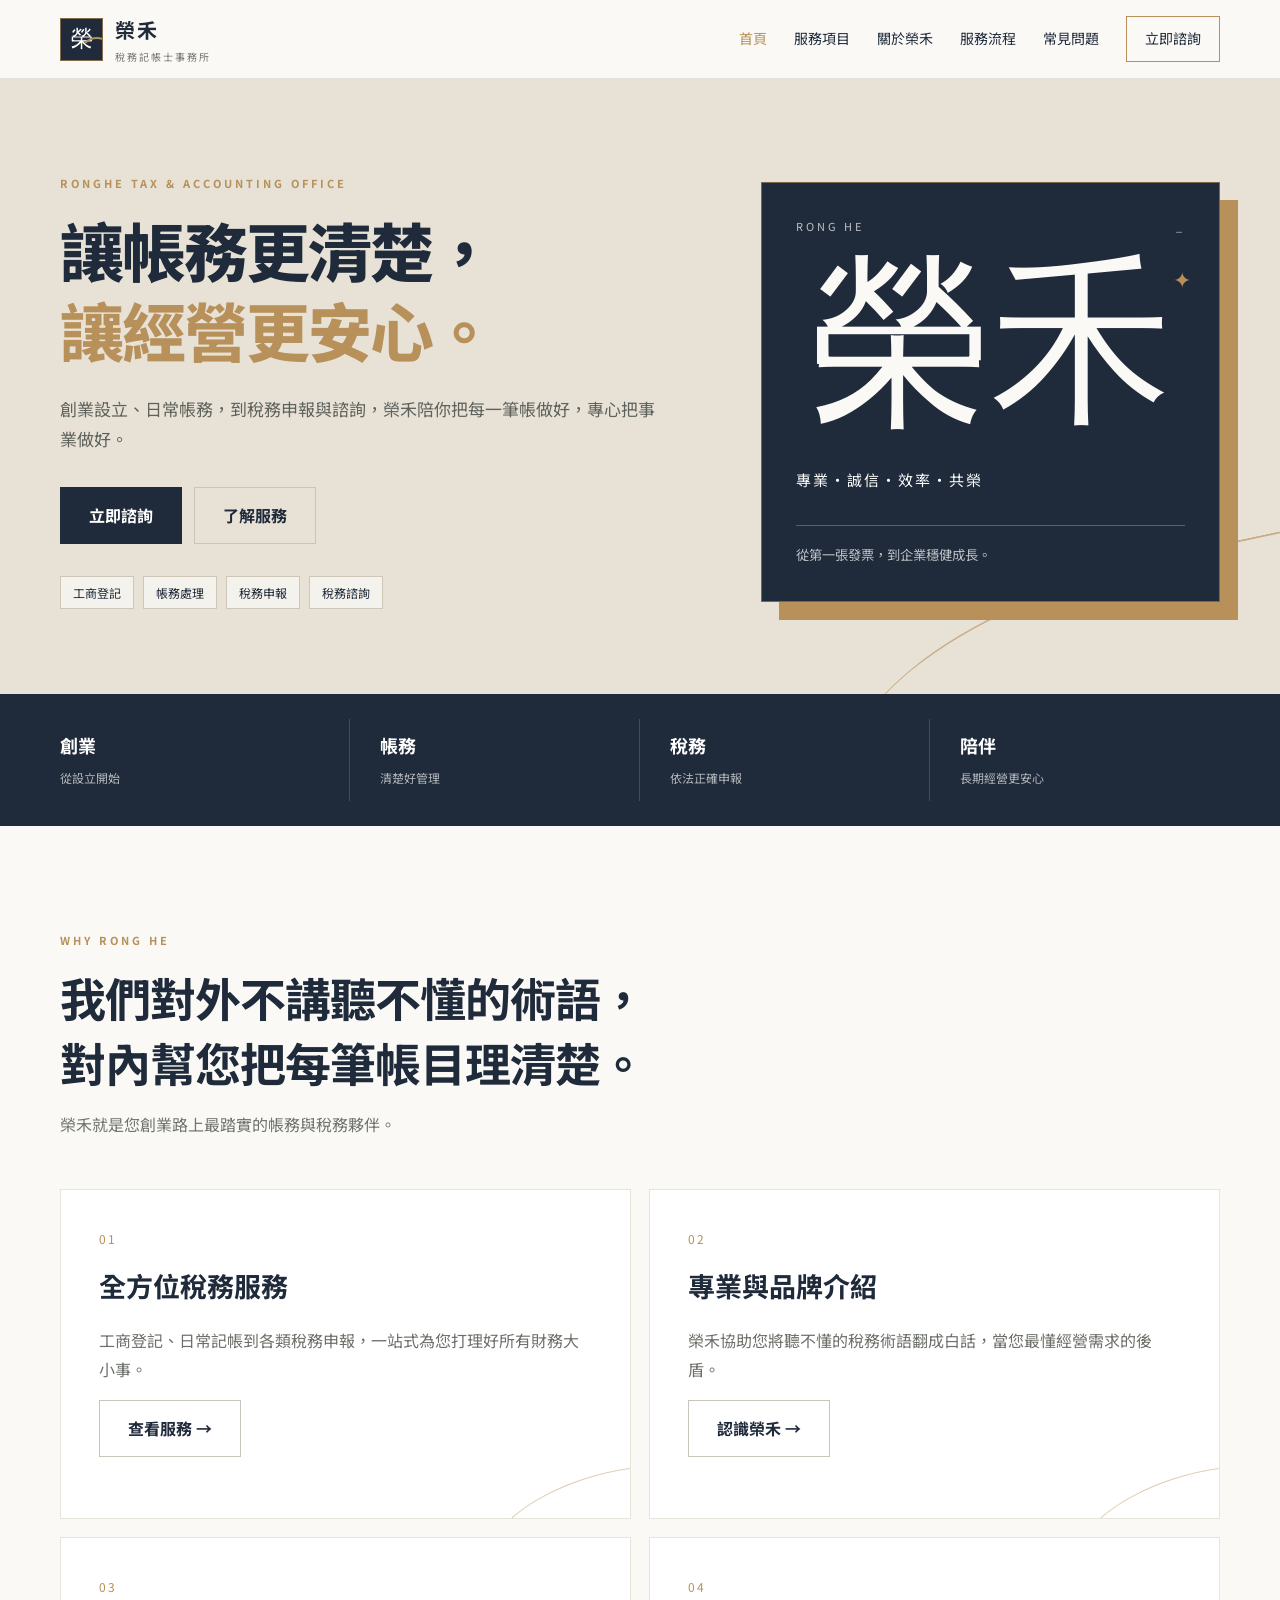
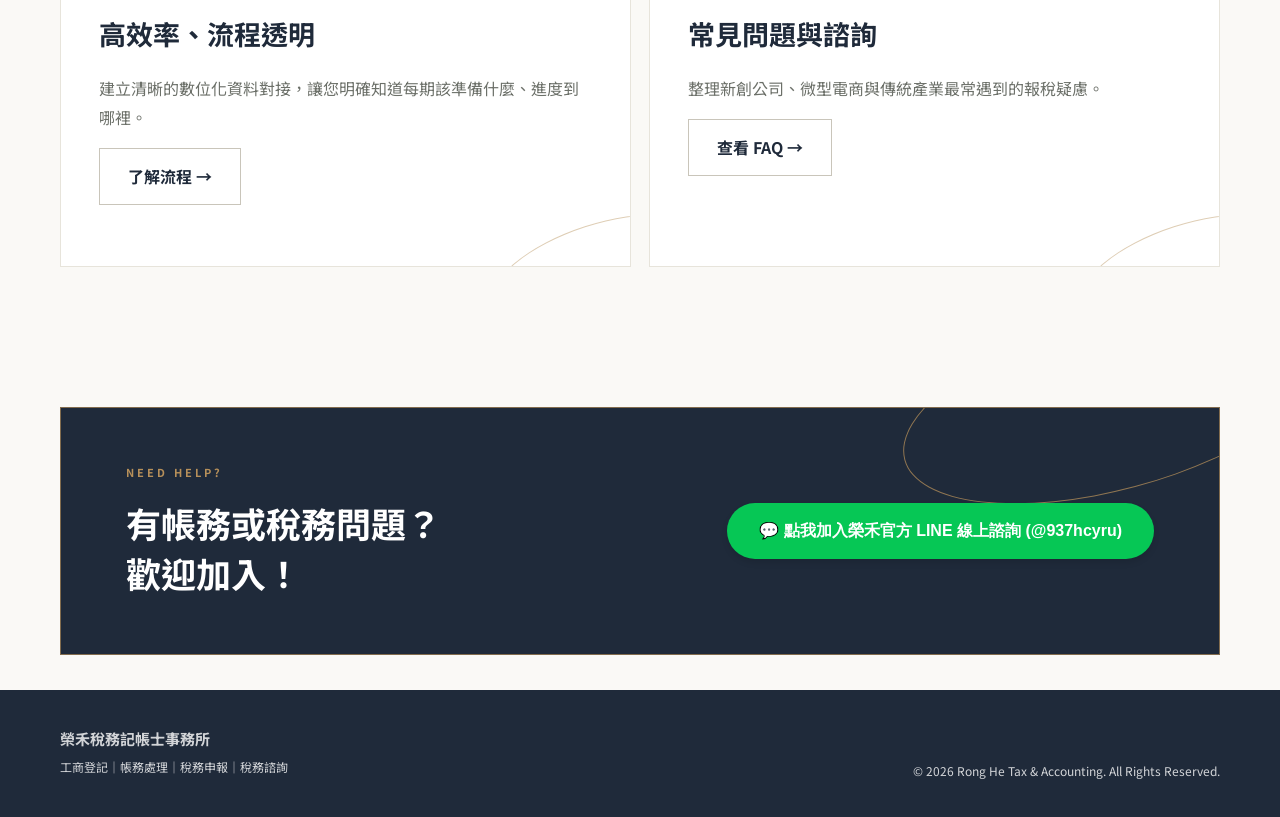
<file: index.html>
<!DOCTYPE html><html lang="zh-Hant"><head><meta charset="UTF-8"><meta name="viewport" content="width=device-width, initial-scale=1.0"><meta name="description" content="榮禾稅務記帳士事務所｜工商登記、帳務處理、稅務申報、稅務諮詢"><link rel="preconnect" href="https://fonts.googleapis.com"><link rel="preconnect" href="https://fonts.gstatic.com" crossorigin><link href="https://fonts.googleapis.com/css2?family=Noto+Sans+TC:wght@400;500;600;700;800&display=swap" rel="stylesheet"><link rel="stylesheet" href="style.css"><title>首頁｜榮禾稅務記帳士事務所</title></head><body><title>榮禾稅務記帳士事務所｜讓帳務更清楚，讓經營更安心</title><header class="site-header">
  <div class="container nav-wrap">
    <a href="index.html" class="logo"><span class="logo-mark">榮</span><span><strong>榮禾</strong><small>稅務記帳士事務所</small></span></a>
    <button class="menu-toggle" type="button" aria-label="開啟選單" aria-expanded="false" aria-controls="site-nav">☰</button>
    <nav class="nav" id="site-nav">
      <a href="index.html">首頁</a><a href="services.html">服務項目</a><a href="about.html">關於榮禾</a><a href="process.html">服務流程</a><a href="faq.html">常見問題</a><a href="contact.html" class="nav-cta">立即諮詢</a>
    </nav>
  </div>
</header>
<main><section class="hero"><div class="container hero-grid"><div class="hero-copy"><p class="eyebrow">RONGHE TAX &amp; ACCOUNTING OFFICE</p><h1>讓帳務更清楚，<br><span>讓經營更安心。</span></h1><p class="hero-text">創業設立、日常帳務，到稅務申報與諮詢，榮禾陪你把每一筆帳做好，專心把事業做好。</p><div class="hero-actions"><a href="contact.html" class="btn btn-primary">立即諮詢</a><a href="services.html" class="btn btn-light">了解服務</a></div><div class="service-tags"><span>工商登記</span><span>帳務處理</span><span>稅務申報</span><span>稅務諮詢</span></div></div><div class="hero-card"><div class="card-top"><span>RONG HE</span><span>_</span></div><div class="card-symbol">榮禾</div><p>專業・誠信・效率・共榮</p><div class="card-line"></div><small>從第一張發票，到企業穩健成長。</small></div></div></section><section class="trust"><div class="container trust-grid"><div><strong>創業</strong><span>從設立開始</span></div><div><strong>帳務</strong><span>清楚好管理</span></div><div><strong>稅務</strong><span>依法正確申報</span></div><div><strong>陪伴</strong><span>長期經營更安心</span></div></div></section><section class="section"><div class="container"><div class="section-heading"><p class="eyebrow">WHY RONG HE</p><h2>我們對外不講聽不懂的術語，<br>對內幫您把每筆帳目理清楚。</h2><p>榮禾就是您創業路上最踏實的帳務與稅務夥伴。</p></div><div class="service-grid"><article class="service-card"><div class="service-number">01</div><h3>全方位稅務服務</h3><p>工商登記、日常記帳到各類稅務申報，一站式為您打理好所有財務大小事。</p><a class="btn btn-light" href="services.html">查看服務 →</a></article><article class="service-card"><div class="service-number">02</div><h3>專業與品牌介紹</h3><p>榮禾協助您將聽不懂的稅務術語翻成白話，當您最懂經營需求的後盾。</p><a class="btn btn-light" href="about.html">認識榮禾 →</a></article><article class="service-card"><div class="service-number">03</div><h3>高效率、流程透明</h3><p>建立清晰的數位化資料對接，讓您明確知道每期該準備什麼、進度到哪裡。</p><a class="btn btn-light" href="process.html">了解流程 →</a></article><article class="service-card"><div class="service-number">04</div><h3>常見問題與諮詢</h3><p>整理新創公司、微型電商與傳統產業最常遇到的報稅疑慮。</p><a class="btn btn-light" href="faq.html">查看 FAQ →</a></article></div></div></section><section class="cta-section"><div class="container cta-box"><div><p class="eyebrow">NEED HELP?</p><h2>有帳務或稅務問題？<br>歡迎加入！</h2></div><div style="text-align: center; margin-top: 25px; margin-bottom: 25px;">
    <a href="https://lin.ee/Yp7fNXT" target="_blank" style="display: inline-block; background-color: #06C755; color: white; text-decoration: none; padding: 14px 32px; font-size: 16px; font-weight: bold; border-radius: 50px; box-shadow: 0 4px 6px rgba(0,0,0,0.1); font-family: 'Microsoft JhengHei', sans-serif;">
        💬 點我加入榮禾官方 LINE 線上諮詢 (@937hcyru)
    </a>
</div>
</div></section></main><footer><div class="container footer-wrap"><div><strong>榮禾稅務記帳士事務所</strong><p>工商登記｜帳務處理｜稅務申報｜稅務諮詢</p></div><div>© 2026 Rong He Tax & Accounting. All Rights Reserved.</div></div></footer>
<script src="script.js"></script></body></html>
</file>
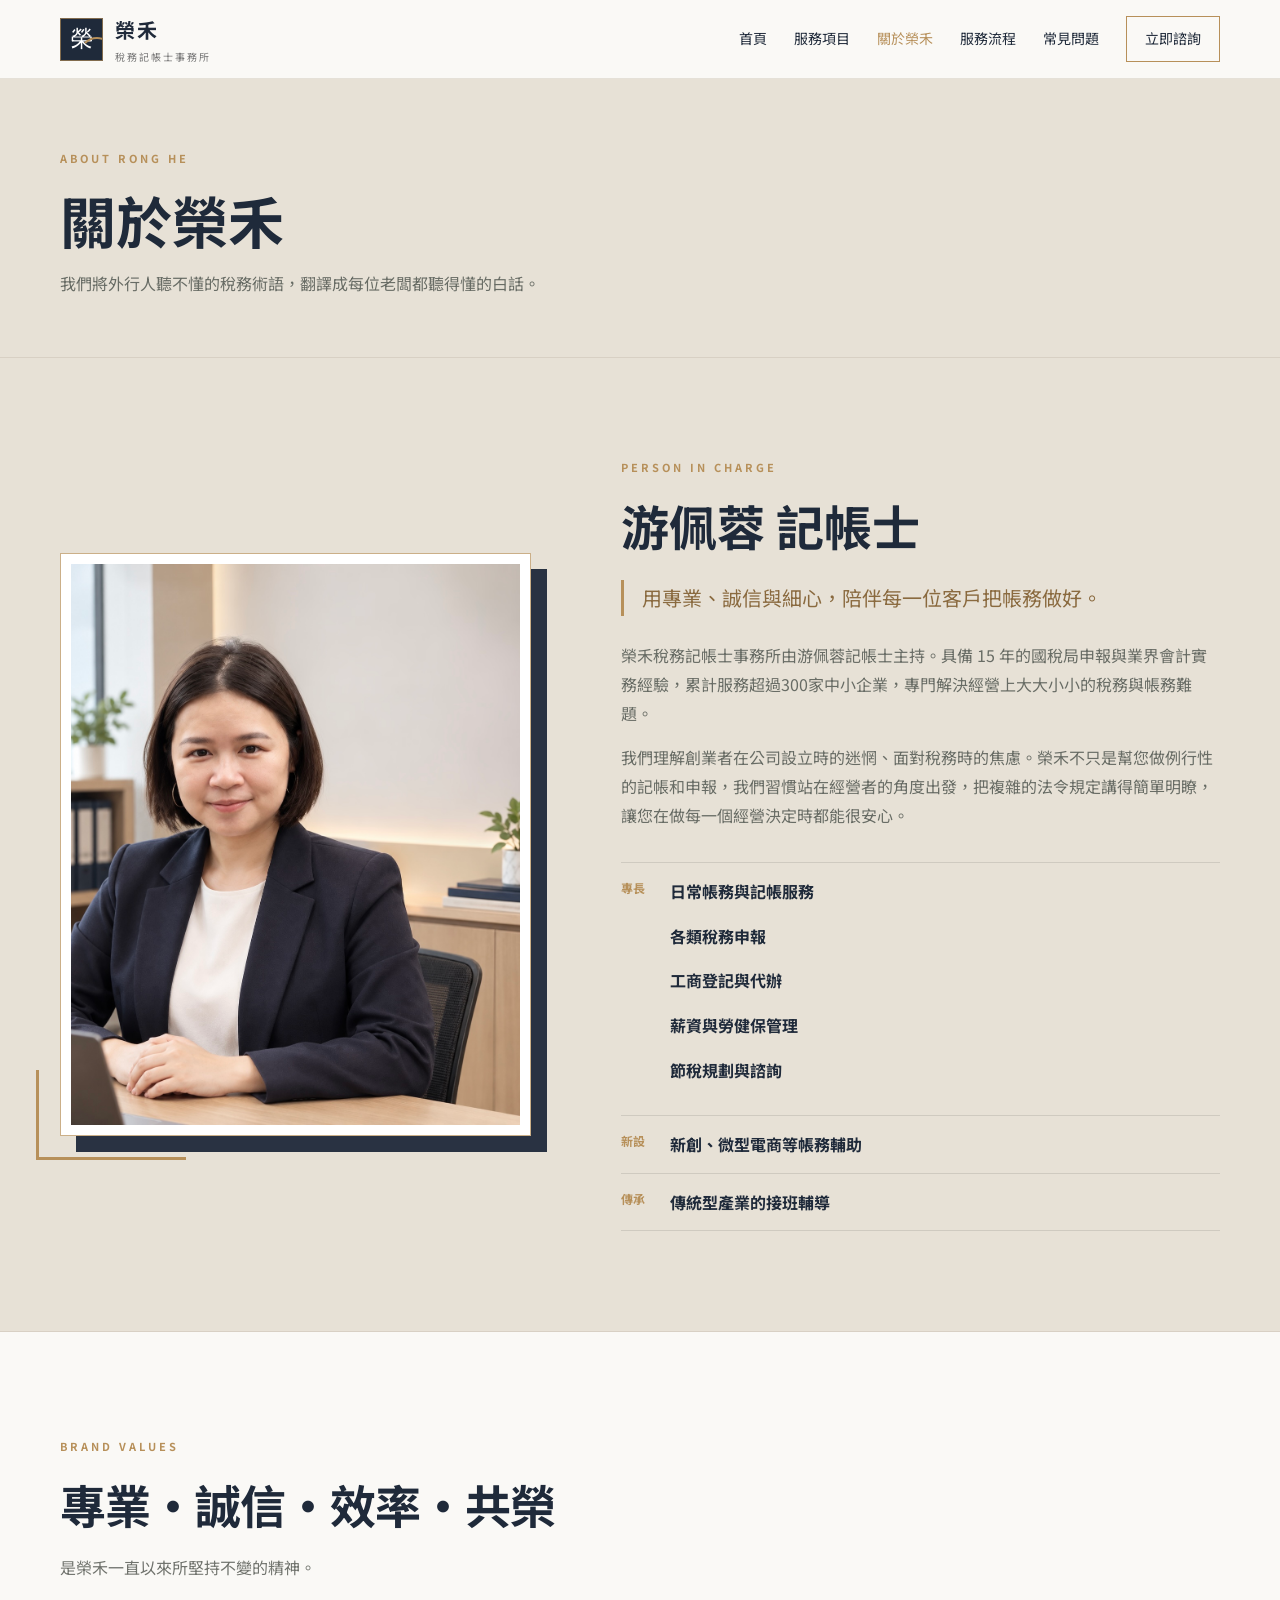
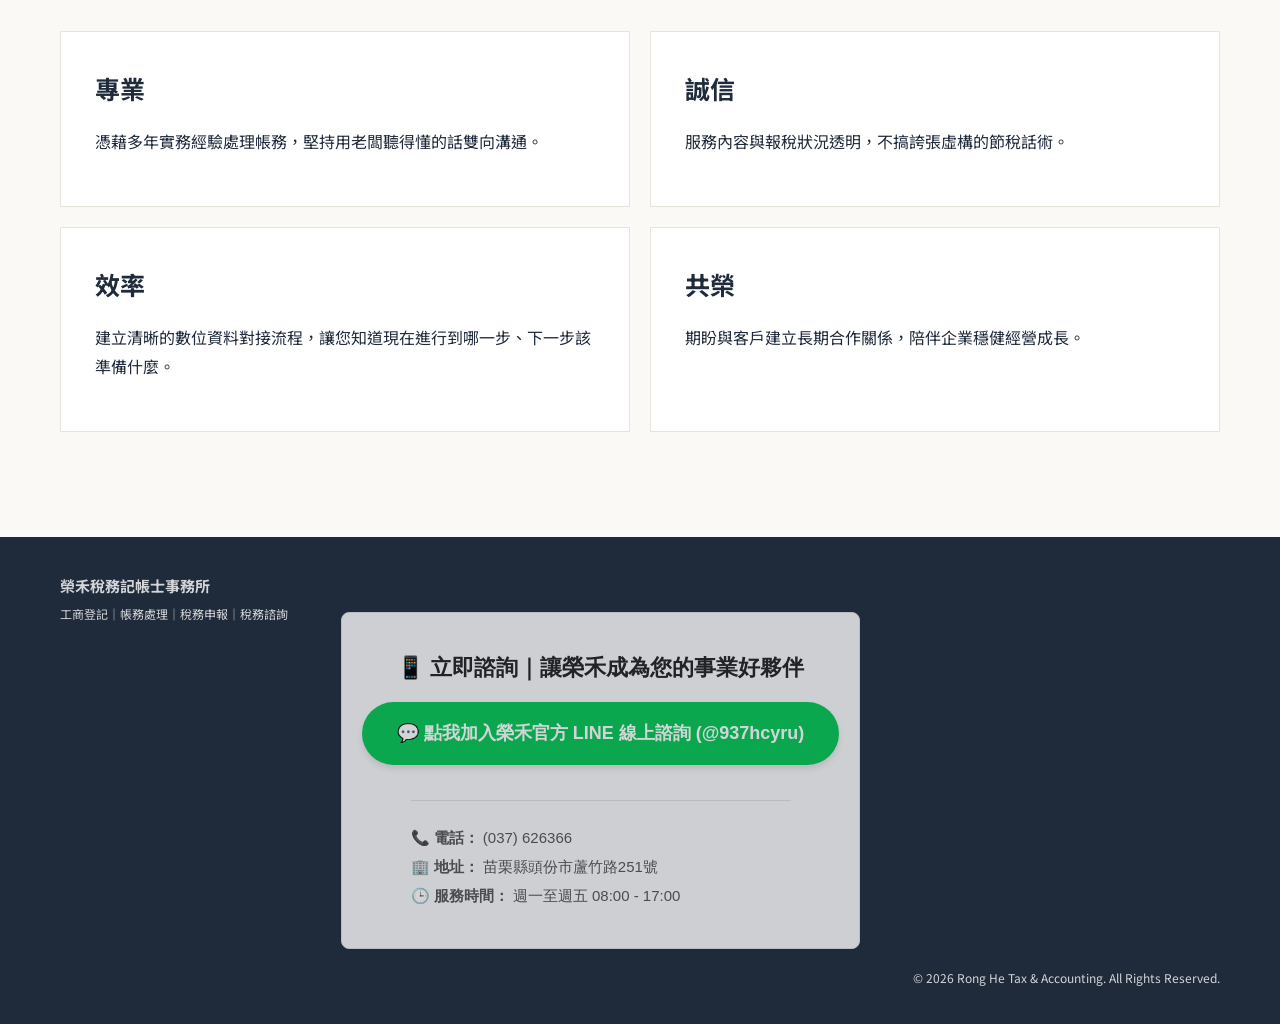
<file: about.html>
<!DOCTYPE html><html lang="zh-Hant"><head><meta charset="UTF-8"><meta name="viewport" content="width=device-width, initial-scale=1.0"><meta name="description" content="榮禾稅務記帳士事務所｜工商登記、帳務處理、稅務申報、稅務諮詢"><link rel="preconnect" href="https://fonts.googleapis.com"><link rel="preconnect" href="https://fonts.gstatic.com" crossorigin><link href="https://fonts.googleapis.com/css2?family=Noto+Sans+TC:wght@400;500;600;700;800&display=swap" rel="stylesheet"><link rel="stylesheet" href="style.css"><title>關於榮禾｜榮禾稅務記帳士事務所</title></head><body><header class="site-header">
  <div class="container nav-wrap">
    <a href="index.html" class="logo"><span class="logo-mark">榮</span><span><strong>榮禾</strong><small>稅務記帳士事務所</small></span></a>
    <button class="menu-toggle" type="button" aria-label="開啟選單" aria-expanded="false" aria-controls="site-nav">☰</button>
    <nav class="nav" id="site-nav">
      <a href="index.html">首頁</a><a href="services.html">服務項目</a><a href="about.html">關於榮禾</a><a href="process.html">服務流程</a><a href="faq.html">常見問題</a><a href="contact.html" class="nav-cta">立即諮詢</a>
    </nav>
  </div>
</header>
<main><section class="page-hero"><div class="container"><p class="eyebrow">ABOUT RONG HE</p><h1>關於榮禾</h1><p>我們將外行人聽不懂的稅務術語，翻譯成每位老闆都聽得懂的白話。</p></div></section><section class="principal-section"><div class="container principal-grid"><div class="principal-photo-wrap"><div class="principal-photo-frame"><img src="images/responsible-person.jpg" alt="榮禾稅務記帳士事務所負責人形象照"></div><div class="principal-accent"></div></div><div class="principal-copy"><p class="eyebrow">PERSON IN CHARGE</p><h2>游佩蓉 記帳士</h2><p class="principal-lead">用專業、誠信與細心，陪伴每一位客戶把帳務做好。</p><p>榮禾稅務記帳士事務所由游佩蓉記帳士主持。具備 15 年的國稅局申報與業界會計實務經驗，累計服務超過300家中小企業，專門解決經營上大大小小的稅務與帳務難題。</p><p>我們理解創業者在公司設立時的迷惘、面對稅務時的焦慮。榮禾不只是幫您做例行性的記帳和申報，我們習慣站在經營者的角度出發，把複雜的法令規定講得簡單明瞭，讓您在做每一個經營決定時都能很安心。</p><div class="about-points"><div><b>專長</b><span>日常帳務與記帳服務<p>各類稅務申報</p><p>工商登記與代辦</p><p>薪資與勞健保管理</p><p>節稅規劃與諮詢</p></span></div><div><b>新設</b><span>新創、微型電商等帳務輔助</span></div><div><b>傳承</b><span>傳統型產業的接班輔導</span></div></div></div></div></section><section class="section"><div class="container"><div class="section-heading"><p class="eyebrow">BRAND VALUES</p><h2>專業・誠信・效率・共榮</h2><p>是榮禾一直以來所堅持不變的精神。</p></div><div class="detail-grid"><div class="detail-card"><h3>專業</h3><p>憑藉多年實務經驗處理帳務，堅持用老闆聽得懂的話雙向溝通。</p></div><div class="detail-card"><h3>誠信</h3><p>服務內容與報稅狀況透明，不搞誇張虛構的節稅話術。</p></div><div class="detail-card"><h3>效率</h3><p>建立清晰的數位資料對接流程，讓您知道現在進行到哪一步、下一步該準備什麼。</p></div><div class="detail-card"><h3>共榮</h3><p>期盼與客戶建立長期合作關係，陪伴企業穩健經營成長。</p></div></div></div></section></main><footer><div class="container footer-wrap"><div><strong>榮禾稅務記帳士事務所</strong><p>工商登記｜帳務處理｜稅務申報｜稅務諮詢</p></div><!-- 立即諮詢區塊開始 -->
<div style="padding: 35px 20px; border: 1px solid #e0e0e0; border-radius: 8px; background-color: #f9f9f9; text-align: center; margin: 40px auto; max-width: 800px; font-family: 'Microsoft JhengHei', sans-serif; line-height: 1.8; color: #333333;">
    <h3 style="font-size: 22px; font-weight: bold; margin-top: 0; margin-bottom: 15px; color: #222222;">📱 立即諮詢｜讓榮禾成為您的事業好夥伴</h3>
    
    <!-- LINE 官方帳號按鈕 -->
    <a href="https://lin.ee/Yp7fNXT" target="_blank" style="display: inline-block; background-color: #06C755; color: white; text-decoration: none; padding: 15px 35px; font-size: 18px; font-weight: bold; border-radius: 50px; box-shadow: 0 4px 6px rgba(0,0,0,0.1); margin-bottom: 25px;">
        💬 點我加入榮禾官方 LINE 線上諮詢 (@937hcyru)
    </a>
    <div style="text-align: left; max-width: 380px; margin: 10px auto 0 auto; color: #555555; font-size: 15px; line-height: 1.6; border-top: 1px solid #e0e0e0; padding-top: 20px;">
        <p style="margin: 5px 0;">📞 <b>電話：</b> (037) 626366</p>
        <p style="margin: 5px 0;">🏢 <b>地址：</b> 苗栗縣頭份市蘆竹路251號</p>
        <p style="margin: 5px 0;">🕒 <b>服務時間：</b> 週一至週五 08:00 - 17:00</p>
    </div>
</div>
<!-- 立即諮詢區塊結束 -->
<div>© 2026 Rong He Tax & Accounting. All Rights Reserved.</div></div></footer>
<script src="script.js"></script></body></html>
</file>
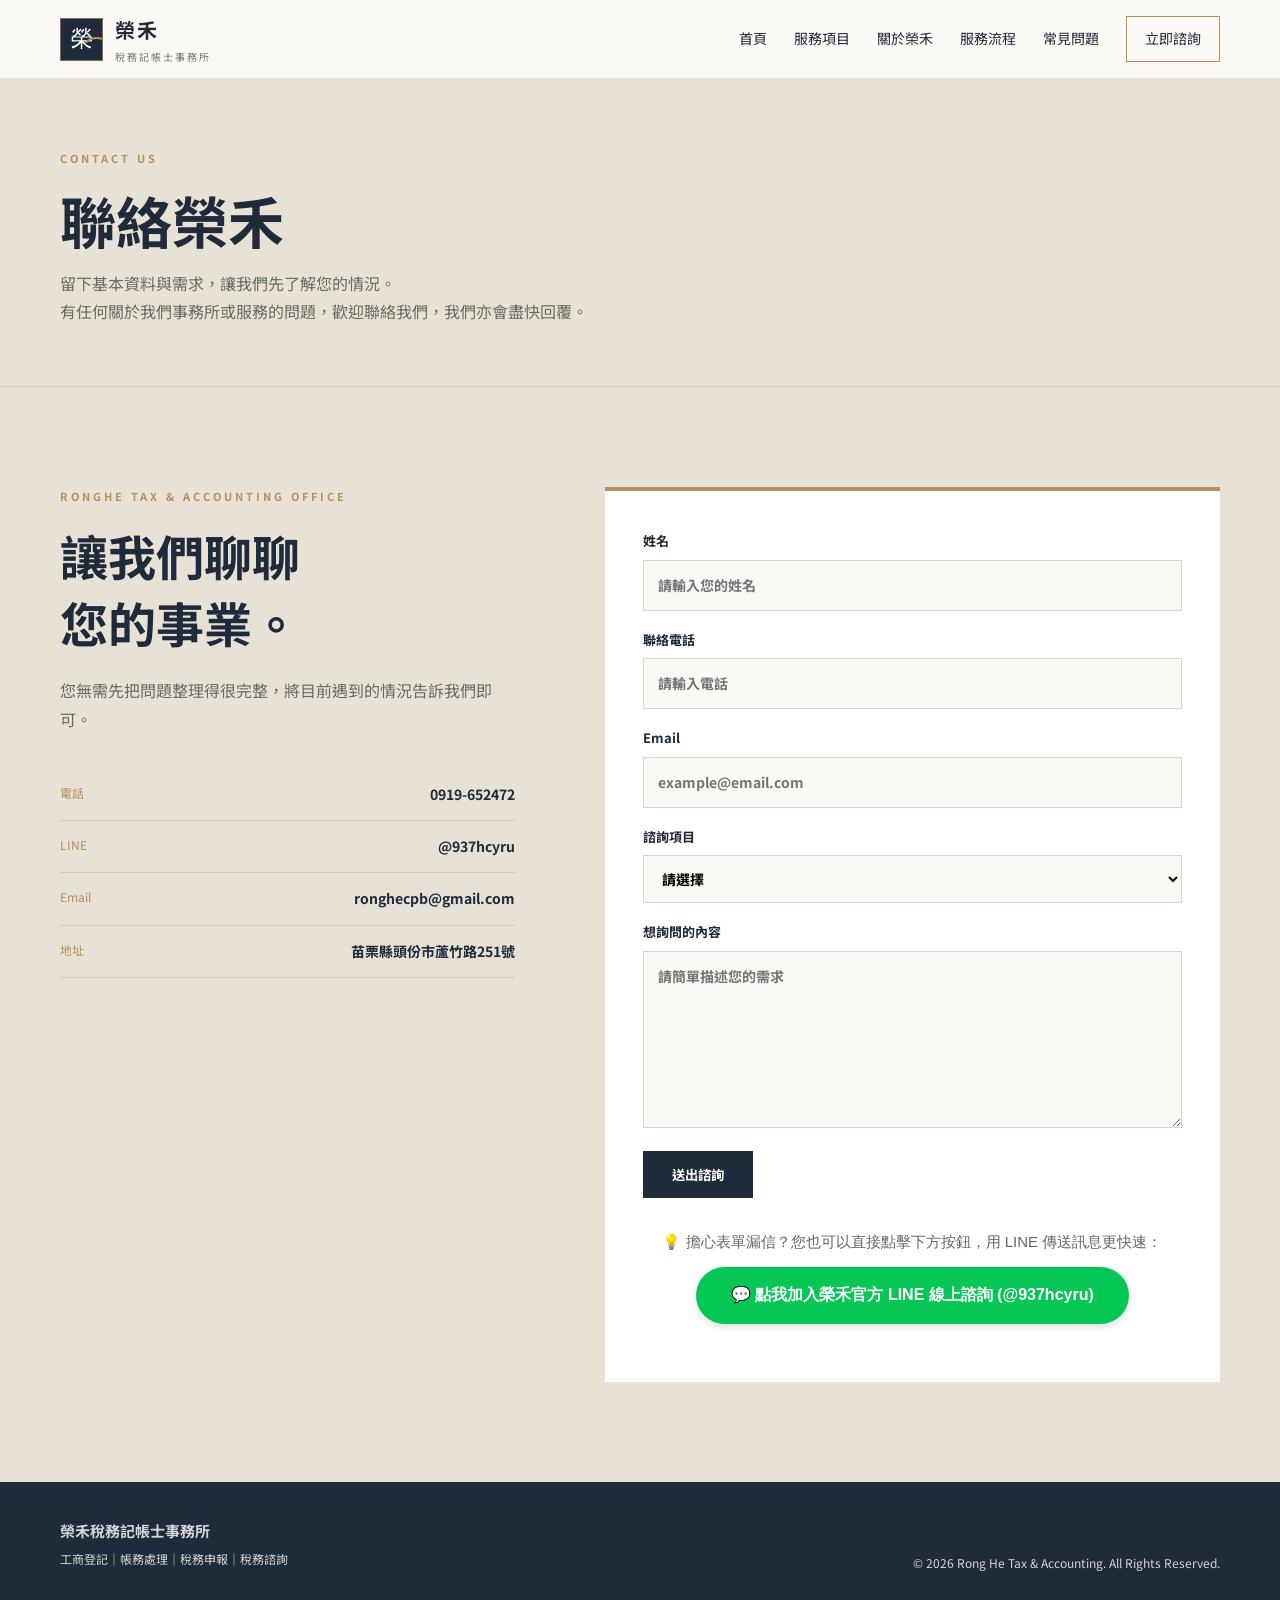
<file: contact.html>
<!DOCTYPE html>
<html lang="zh-Hant">
<head>
  <meta charset="UTF-8">
  <meta name="viewport" content="width=device-width, initial-scale=1.0">
  <meta name="description" content="榮禾稅務記帳士事務所｜工商登記、帳務處理、稅務申報、稅務諮詢">
  <link rel="preconnect" href="https://fonts.googleapis.com">
  <link rel="preconnect" href="https://fonts.gstatic.com" crossorigin>
  <link href="https://fonts.googleapis.com/css2?family=Noto+Sans+TC:wght@400;500;600;700;800&display=swap" rel="stylesheet">
  <link rel="stylesheet" href="style.css">
</head>
<body>
<title>聯絡榮禾｜榮禾稅務記帳士事務所</title>
<header class="site-header">
  <div class="container nav-wrap">
    <a href="index.html" class="logo"><span class="logo-mark">榮</span><span><strong>榮禾</strong><small>稅務記帳士事務所</small></span></a>
    <button class="menu-toggle" aria-label="開啟選單">☰</button>
    <nav class="nav">
      <a href="index.html">首頁</a><a href="services.html">服務項目</a><a href="about.html">關於榮禾</a><a href="process.html">服務流程</a><a href="faq.html">常見問題</a><a href="contact.html" class="nav-cta">立即諮詢</a>
    </nav>
  </div>
</header>
<main>
<section class="page-hero">
  <div class="container">
    <p class="eyebrow">CONTACT US</p>
    <h1>聯絡榮禾</h1>
    <p>留下基本資料與需求，讓我們先了解您的情況。<br>有任何關於我們事務所或服務的問題，歡迎聯絡我們，我們亦會盡快回覆。</p>
  </div>
</section>
<section class="contact-section">
  <div class="container contact-grid">
    <div>
      <p class="eyebrow">RONGHE TAX &amp; ACCOUNTING OFFICE</p>
      <h2>讓我們聊聊<br>您的事業。</h2>
      <p class="contact-intro">您無需先把問題整理得很完整，將目前遇到的情況告訴我們即可。</p>
      <div class="contact-info">
        <div><span>電話</span><strong>0919-652472</strong></div>
        <!-- LINE 點擊功能已完美打通，且維持原有樣式，並補上空白間距 -->
        <div><span>LINE</span><strong>@937hcyru</strong></div>
        <div><span>Email</span><strong>ronghecpb@gmail.com</strong></div>
        <div><span>地址</span><strong>苗栗縣頭份市蘆竹路251號</strong></div>
      </div>
    </div>
    
    <!-- 表單區塊：已精準連接您的 Formspree 專屬傳送網址 -->
    <form class="contact-form" id="contactForm" action="https://formspree.io/f/mwllppoe" method="POST">
      <label>姓名<input type="text" name="name" placeholder="請輸入您的姓名" required></label>
      <label>聯絡電話<input type="tel" name="phone" placeholder="請輸入電話" required></label>
      <label>Email<input type="email" name="email" placeholder="example@email.com"></label>
      <label>諮詢項目
        <select name="service">
          <option>請選擇</option>
          <option>公司／行號設立</option>
          <option>帳務處理</option>
          <option>稅務申報</option>
          <option>稅務諮詢</option>
          <option>其他</option>
        </select>
      </label>
      <label>想詢問的內容<textarea name="message" rows="6" placeholder="請簡單描述您的需求"></textarea></label>
      <button class="btn btn-primary" type="submit">送出諮詢</button>
      
      <!-- 表單下方的備用直連 LINE 按鈕 -->
      <div style="text-align: center; margin-top: 30px; margin-bottom: 20px; font-family: 'Microsoft JhengHei', sans-serif;">
          <p style="font-size: 15px; color: #666666; margin-bottom: 12px;">💡 擔心表單漏信？您也可以直接點擊下方按鈕，用 LINE 傳送訊息更快速：</p>
          <a href="https://lin.ee/Yp7fNXT" target="_blank" style="display: inline-block; background-color: #06C755; color: white; text-decoration: none; padding: 14px 35px; font-size: 16px; font-weight: bold; border-radius: 50px; box-shadow: 0 4px 6px rgba(0,0,0,0.1);">
              💬 點我加入榮禾官方 LINE 線上諮詢 (@937hcyru)
          </a>
      </div>
      <p class="form-note"></p>
    </form>
  </div>
</section>
</main>
<footer>
  <div class="container footer-wrap">
    <div><strong>榮禾稅務記帳士事務所</strong><p>工商登記｜帳務處理｜稅務申報｜稅務諮詢</p></div>
    <div>© 2026 Rong He Tax & Accounting. All Rights Reserved.</div>
  </div>
</footer>

<!-- 關鍵修正：已徹底移除干擾表單發送的舊 script.js 備忘錄標籤 -->

<!-- Formspree 免費版自動跳轉首頁語法開始 -->
<script>
document.getElementById('contactForm').addEventListener('submit', function(e) {
    e.preventDefault(); // 阻擋原本會跳轉到英文畫面的行為
    
    var form = this;
    var data = new FormData(form);
    var button = form.querySelector('button[type="submit"]');
    
    if(button) button.disabled = true; // 防止客戶重複狂點按鈕
    
    // 用背景默默傳送資料給 Formspree
    fetch(form.action, {
        method: form.method,
        body: data,
        headers: { 'Accept': 'application/json' }
    }).then(response => {
        if (response.ok) {
            alert('感謝您的諮詢！資料已成功送出，榮禾將盡快與您聯絡。');
            window.location.href = 'index.html'; // 成功後自動優雅地跳轉回官網首頁
        } else {
            alert('系統有些忙碌，請直接點擊下方按鈕加入 LINE 與我們聯絡！');
            if(button) button.disabled = false;
        }
    }).catch(error => {
        alert('網路連線似乎有問題，請直接加 LINE 聯絡我們！');
        if(button) button.disabled = false;
    });
});
</script>
<!-- Formspree 免費版自動跳轉首頁語法結束 -->
</body>
</html>
</file>
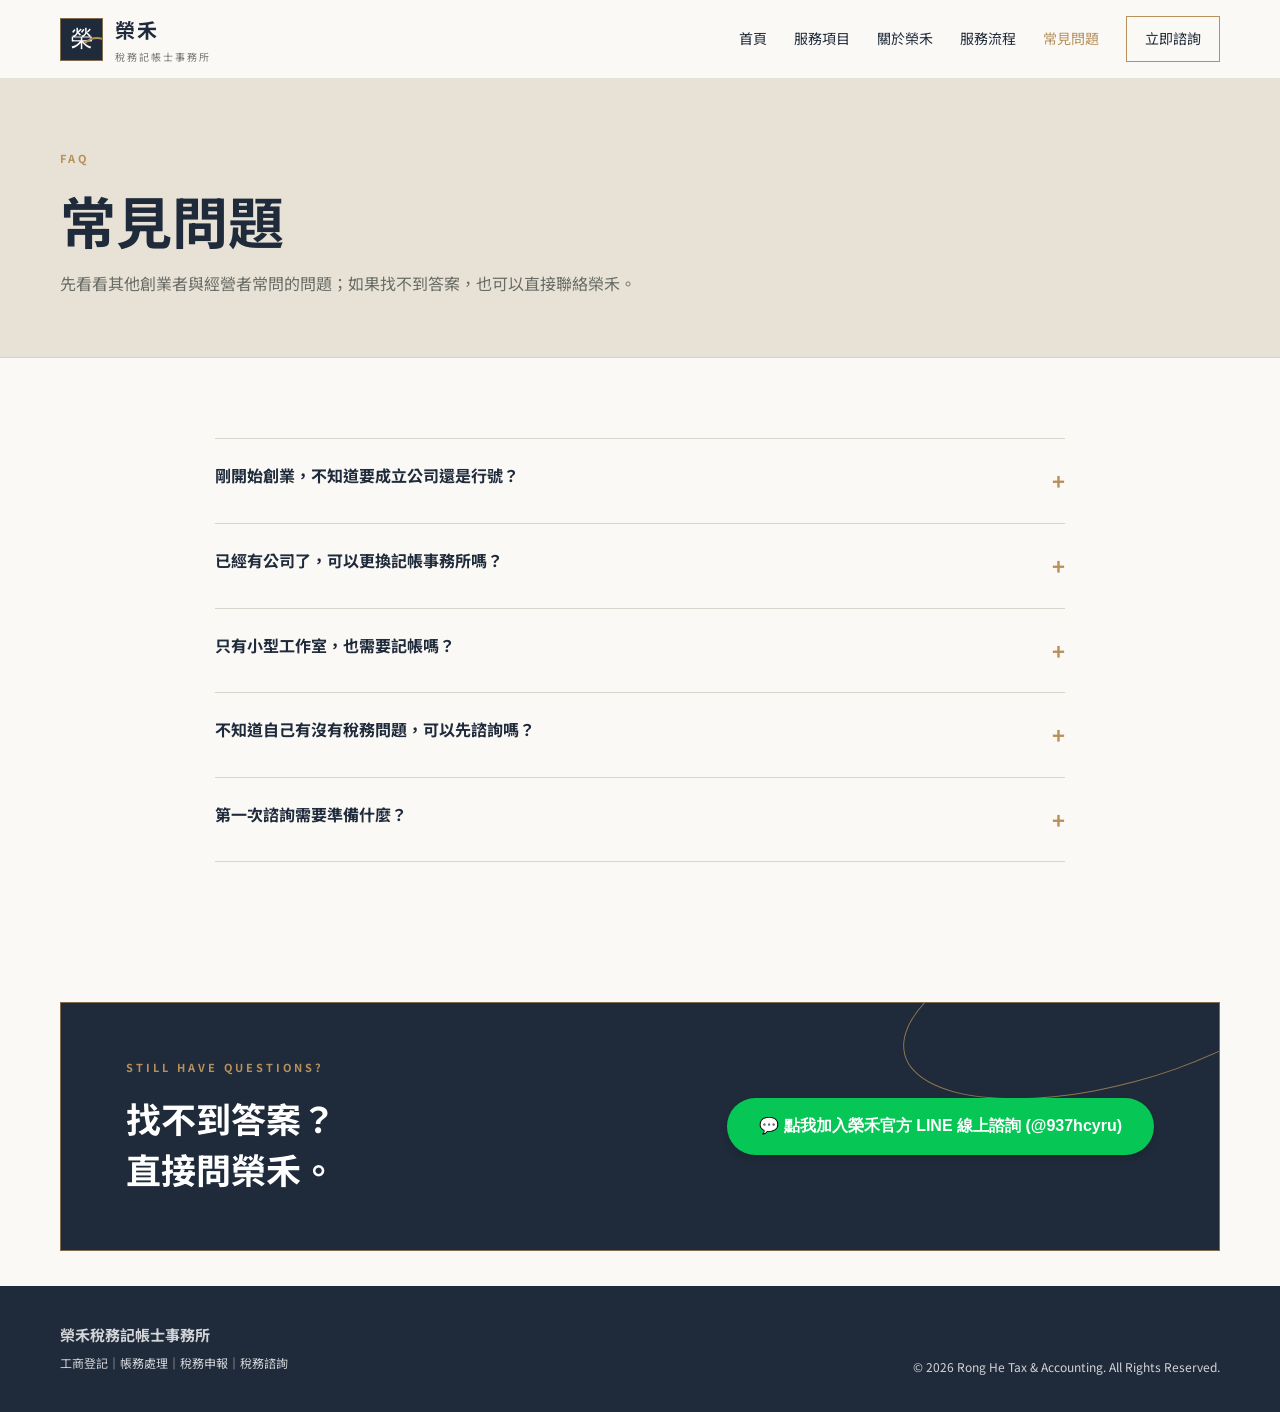
<file: faq.html>
<!DOCTYPE html><html lang="zh-Hant"><head><meta charset="UTF-8"><meta name="viewport" content="width=device-width, initial-scale=1.0"><meta name="description" content="榮禾稅務記帳士事務所｜工商登記、帳務處理、稅務申報、稅務諮詢"><link rel="preconnect" href="https://fonts.googleapis.com"><link rel="preconnect" href="https://fonts.gstatic.com" crossorigin><link href="https://fonts.googleapis.com/css2?family=Noto+Sans+TC:wght@400;500;600;700;800&display=swap" rel="stylesheet"><link rel="stylesheet" href="style.css"><title>常見問題｜榮禾稅務記帳士事務所</title></head><body><header class="site-header">
  <div class="container nav-wrap">
    <a href="index.html" class="logo"><span class="logo-mark">榮</span><span><strong>榮禾</strong><small>稅務記帳士事務所</small></span></a>
    <button class="menu-toggle" type="button" aria-label="開啟選單" aria-expanded="false" aria-controls="site-nav">☰</button>
    <nav class="nav" id="site-nav">
      <a href="index.html">首頁</a><a href="services.html">服務項目</a><a href="about.html">關於榮禾</a><a href="process.html">服務流程</a><a href="faq.html">常見問題</a><a href="contact.html" class="nav-cta">立即諮詢</a>
    </nav>
  </div>
</header>
<main><section class="page-hero"><div class="container"><p class="eyebrow">FAQ</p><h1>常見問題</h1><p>先看看其他創業者與經營者常問的問題；如果找不到答案，也可以直接聯絡榮禾。</p></div></section><section class="section faq-section"><div class="container narrow"><div class="faq-list"><details><summary>剛開始創業，不知道要成立公司還是行號？</summary><p>可以先提供你的產業類型、預估營業額與預計經營方式，再依實際情況協助評估。</p></details><details><summary>已經有公司了，可以更換記帳事務所嗎？</summary><p>可以。實際移轉方式會依目前帳務與申報狀況而定，建議先進行一次帳務狀況確認。</p></details><details><summary>只有小型工作室，也需要記帳嗎？</summary><p>是否需要委託記帳，以及適合採用何種方式，會依組織型態、營業狀況及適用規定判斷。</p></details><details><summary>不知道自己有沒有稅務問題，可以先諮詢嗎？</summary><p>可以。先把問題說清楚，通常比事後才處理更省時間，也更容易找到適合的解決方式。</p></details><details><summary>第一次諮詢需要準備什麼？</summary><p>可以先準備基本的營業型態、主要業務、目前遇到的問題，以及已有的相關資料；若還沒有完整資料，也可以先描述狀況。</p></details></div></div></section><section class="cta-section"><div class="container cta-box"><div><p class="eyebrow">STILL HAVE QUESTIONS?</p><h2>找不到答案？<br>直接問榮禾。</h2></div><!-- 常見問題頁尾加 LINE 按鈕開始 -->
<div style="text-align: center; margin-top: 25px; margin-bottom: 25px;">
    <a href="https://lin.ee/Yp7fNXT" target="_blank" style="display: inline-block; background-color: #06C755; color: white; text-decoration: none; padding: 14px 32px; font-size: 16px; font-weight: bold; border-radius: 50px; box-shadow: 0 4px 6px rgba(0,0,0,0.1); font-family: 'Microsoft JhengHei', sans-serif;">
        💬 點我加入榮禾官方 LINE 線上諮詢 (@937hcyru)
    </a>
</div>
<!-- 常見問題頁尾加 LINE 按鈕結束 -->
</div></section></main><footer><div class="container footer-wrap"><div><strong>榮禾稅務記帳士事務所</strong><p>工商登記｜帳務處理｜稅務申報｜稅務諮詢</p></div><div>© 2026 Rong He Tax & Accounting. All Rights Reserved.</div></div></footer>
<script src="script.js"></script></body></html>
</file>
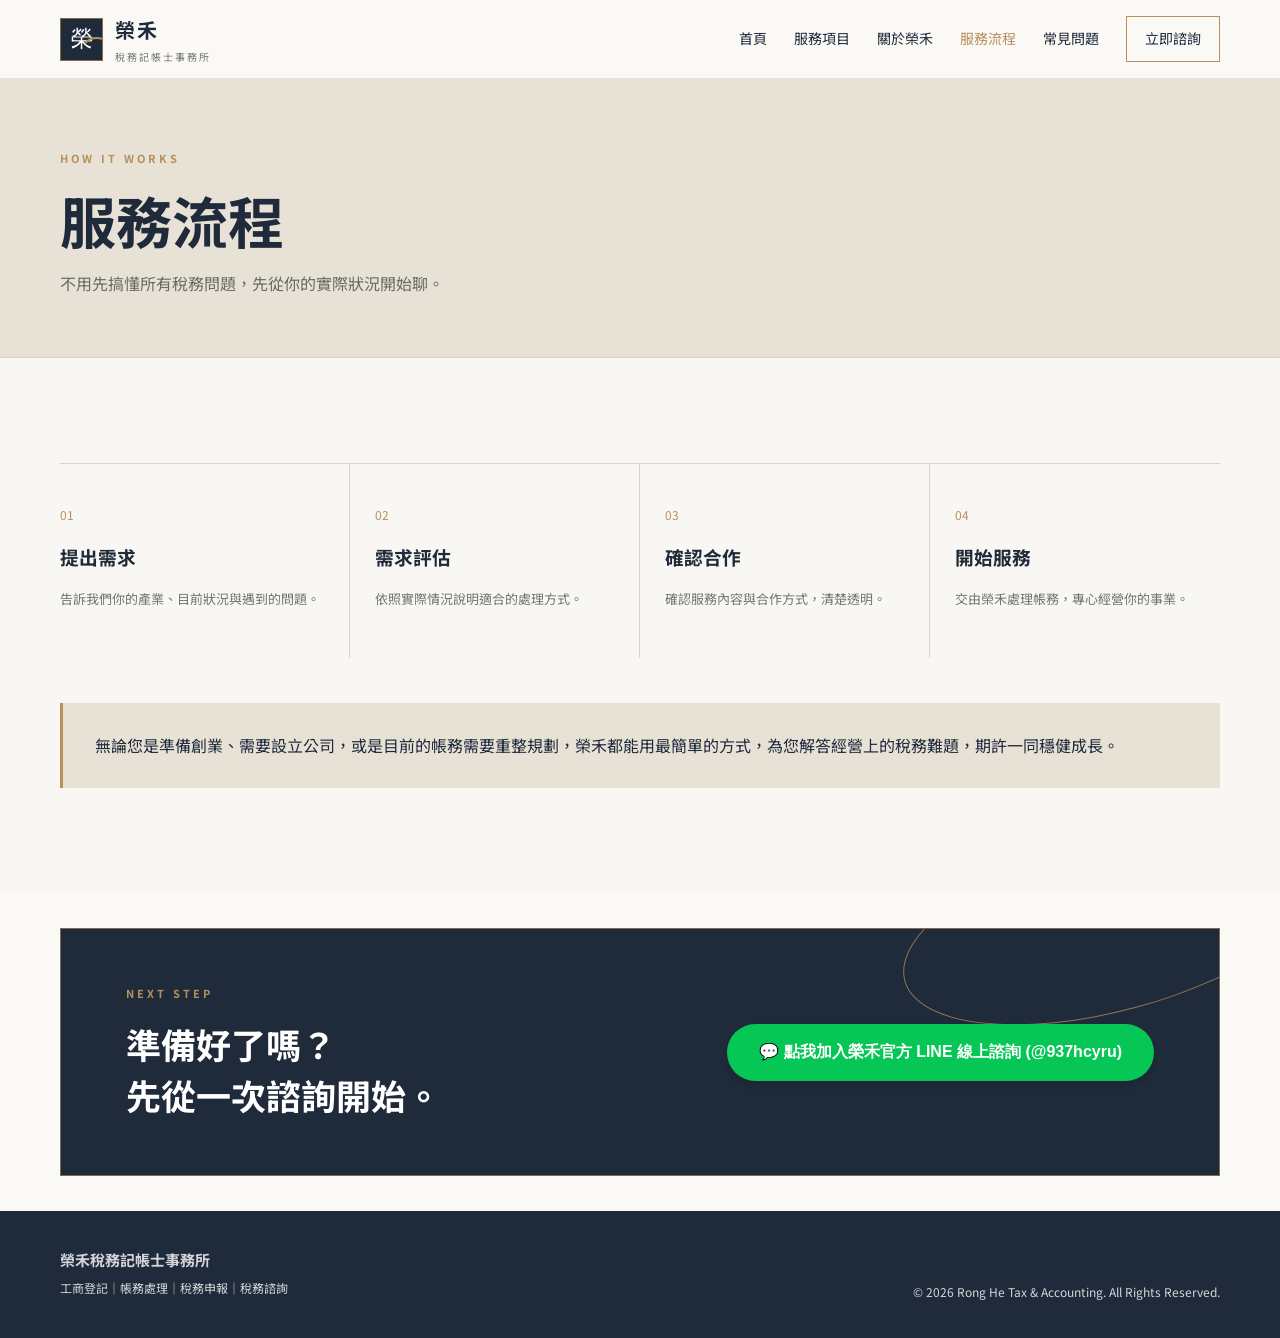
<file: process.html>
<!DOCTYPE html><html lang="zh-Hant"><head><meta charset="UTF-8"><meta name="viewport" content="width=device-width, initial-scale=1.0"><meta name="description" content="榮禾稅務記帳士事務所｜工商登記、帳務處理、稅務申報、稅務諮詢"><link rel="preconnect" href="https://fonts.googleapis.com"><link rel="preconnect" href="https://fonts.gstatic.com" crossorigin><link href="https://fonts.googleapis.com/css2?family=Noto+Sans+TC:wght@400;500;600;700;800&display=swap" rel="stylesheet"><link rel="stylesheet" href="style.css"><title>服務流程｜榮禾稅務記帳士事務所</title></head><body><header class="site-header">
  <div class="container nav-wrap">
    <a href="index.html" class="logo"><span class="logo-mark">榮</span><span><strong>榮禾</strong><small>稅務記帳士事務所</small></span></a>
    <button class="menu-toggle" type="button" aria-label="開啟選單" aria-expanded="false" aria-controls="site-nav">☰</button>
    <nav class="nav" id="site-nav">
      <a href="index.html">首頁</a><a href="services.html">服務項目</a><a href="about.html">關於榮禾</a><a href="process.html">服務流程</a><a href="faq.html">常見問題</a><a href="contact.html" class="nav-cta">立即諮詢</a>
    </nav>
  </div>
</header>
<main><section class="page-hero"><div class="container"><p class="eyebrow">HOW IT WORKS</p><h1>服務流程</h1><p>不用先搞懂所有稅務問題，先從你的實際狀況開始聊。</p></div></section><section class="section process-section"><div class="container"><div class="process-grid"><div class="process-item"><span>01</span><h3>提出需求</h3><p>告訴我們你的產業、目前狀況與遇到的問題。</p></div><div class="process-item"><span>02</span><h3>需求評估</h3><p>依照實際情況說明適合的處理方式。</p></div><div class="process-item"><span>03</span><h3>確認合作</h3><p>確認服務內容與合作方式，清楚透明。</p></div><div class="process-item"><span>04</span><h3>開始服務</h3><p>交由榮禾處理帳務，專心經營你的事業。</p></div></div><div class="trust-note">無論您是準備創業、需要設立公司，或是目前的帳務需要重整規劃，榮禾都能用最簡單的方式，為您解答經營上的稅務難題，期許一同穩健成長。</div></div></section><section class="cta-section"><div class="container cta-box"><div><p class="eyebrow">NEXT STEP</p><h2>準備好了嗎？<br>先從一次諮詢開始。</h2></div><!-- 服務流程頁尾加 LINE 按鈕開始 -->
<div style="text-align: center; margin-top: 25px; margin-bottom: 25px;">
    <a href="https://lin.ee/Yp7fNXT" target="_blank" style="display: inline-block; background-color: #06C755; color: white; text-decoration: none; padding: 14px 32px; font-size: 16px; font-weight: bold; border-radius: 50px; box-shadow: 0 4px 6px rgba(0,0,0,0.1); font-family: 'Microsoft JhengHei', sans-serif;">
        💬 點我加入榮禾官方 LINE 線上諮詢 (@937hcyru)
    </a>
</div>
<!-- 服務流程頁尾加 LINE 按鈕結束 -->
</div></section></main><footer><div class="container footer-wrap"><div><strong>榮禾稅務記帳士事務所</strong><p>工商登記｜帳務處理｜稅務申報｜稅務諮詢</p></div><div>© 2026 Rong He Tax & Accounting. All Rights Reserved.</div></div></footer>
<script src="script.js"></script></body></html>
</file>
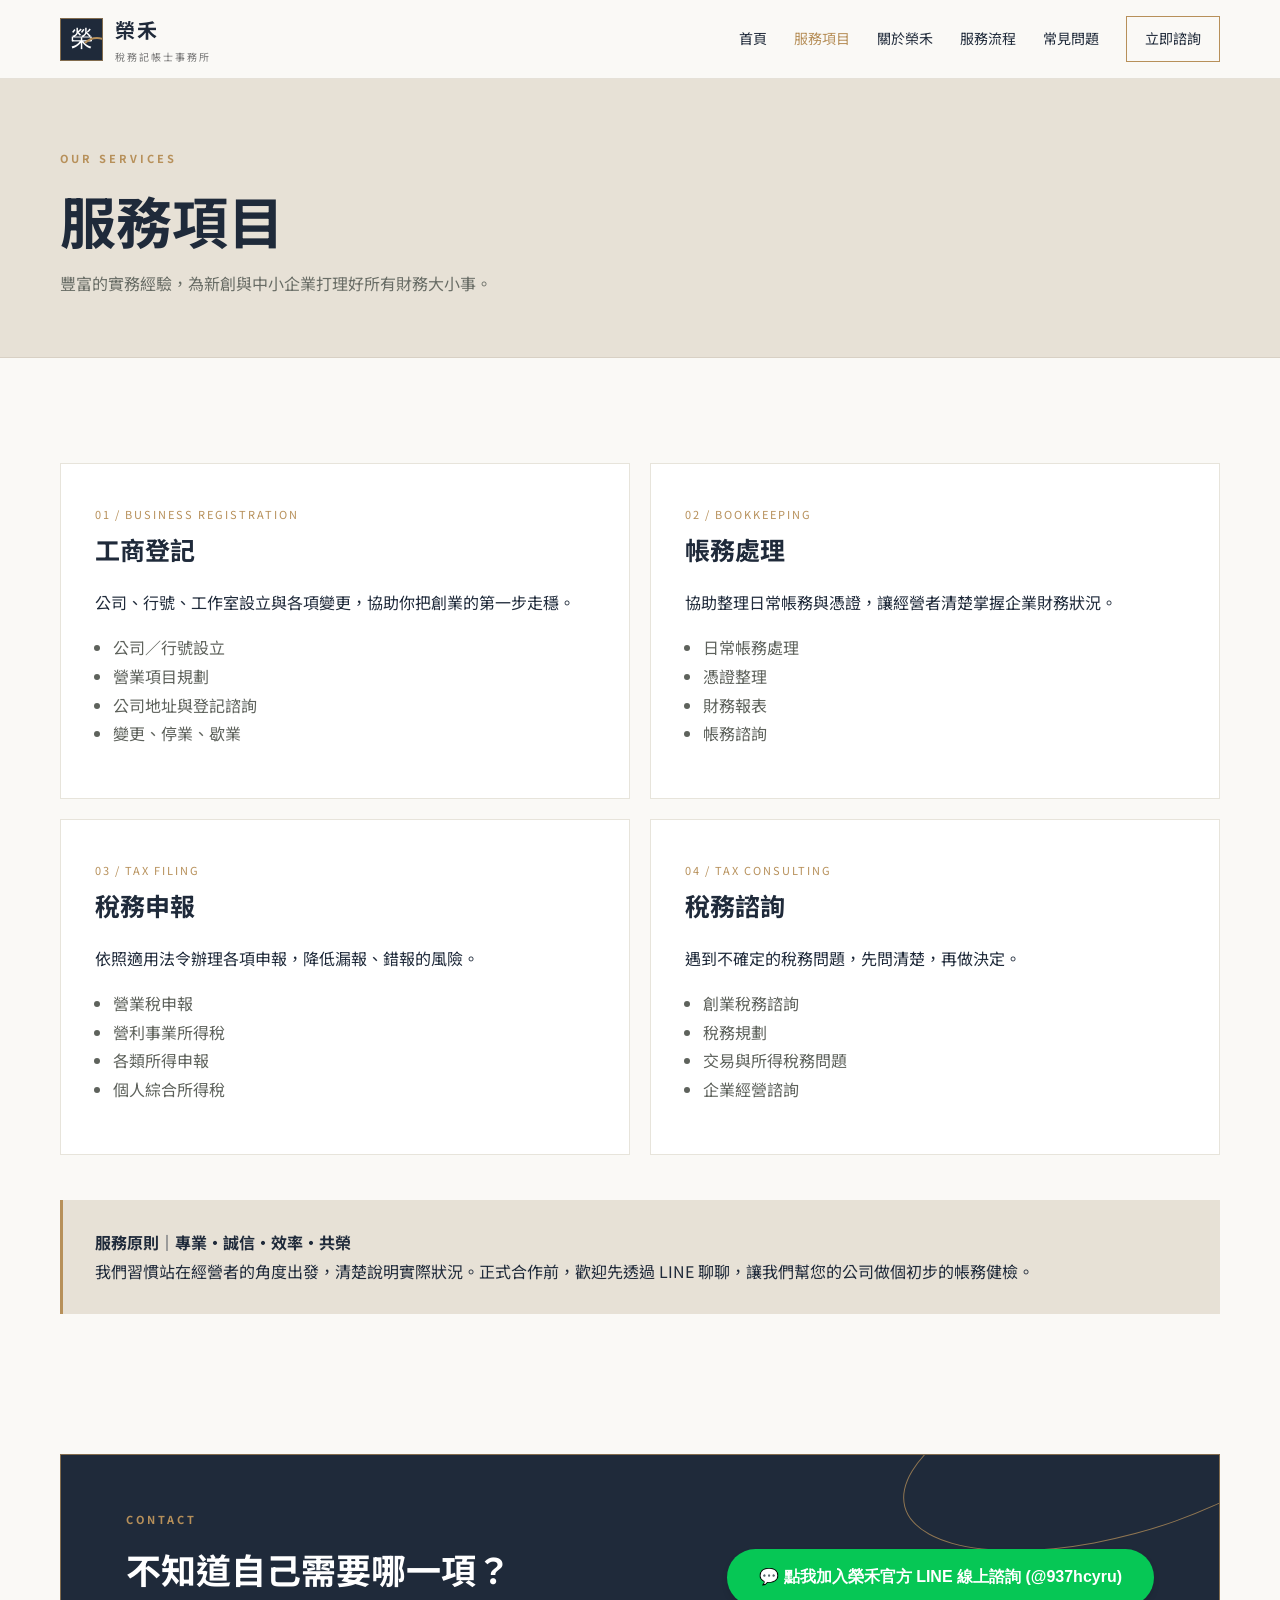
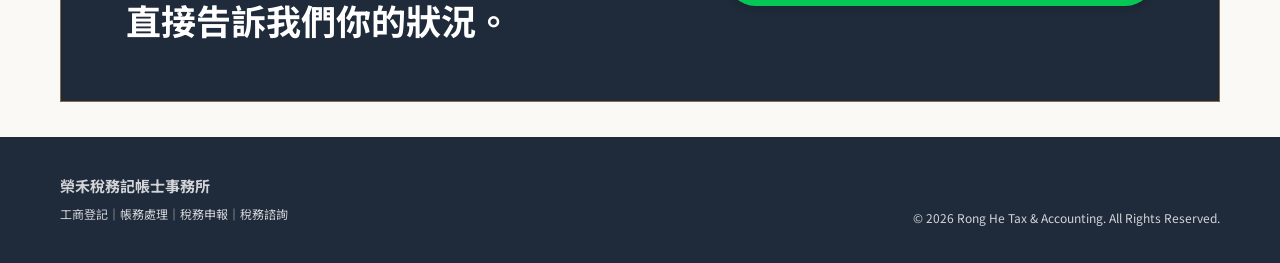
<file: services.html>
<!DOCTYPE html><html lang="zh-Hant"><head><meta charset="UTF-8"><meta name="viewport" content="width=device-width, initial-scale=1.0"><meta name="description" content="榮禾稅務記帳士事務所｜工商登記、帳務處理、稅務申報、稅務諮詢"><link rel="preconnect" href="https://fonts.googleapis.com"><link rel="preconnect" href="https://fonts.gstatic.com" crossorigin><link href="https://fonts.googleapis.com/css2?family=Noto+Sans+TC:wght@400;500;600;700;800&display=swap" rel="stylesheet"><link rel="stylesheet" href="style.css"><title>服務項目｜榮禾稅務記帳士事務所</title></head><body><header class="site-header">
  <div class="container nav-wrap">
    <a href="index.html" class="logo"><span class="logo-mark">榮</span><span><strong>榮禾</strong><small>稅務記帳士事務所</small></span></a>
    <button class="menu-toggle" type="button" aria-label="開啟選單" aria-expanded="false" aria-controls="site-nav">☰</button>
    <nav class="nav" id="site-nav">
      <a href="index.html">首頁</a><a href="services.html">服務項目</a><a href="about.html">關於榮禾</a><a href="process.html">服務流程</a><a href="faq.html">常見問題</a><a href="contact.html" class="nav-cta">立即諮詢</a>
    </nav>
  </div>
</header>
<main><section class="page-hero"><div class="container"><p class="eyebrow">OUR SERVICES</p><h1>服務項目</h1><p>豐富的實務經驗，為新創與中小企業打理好所有財務大小事。</p></div></section><section class="section"><div class="container"><div class="detail-grid"><article class="detail-card"><span class="tag">01 / BUSINESS REGISTRATION</span><h3>工商登記</h3><p>公司、行號、工作室設立與各項變更，協助你把創業的第一步走穩。</p><ul class="info-list"><li>公司／行號設立</li><li>營業項目規劃</li><li>公司地址與登記諮詢</li><li>變更、停業、歇業</li></ul></article><article class="detail-card"><span class="tag">02 / BOOKKEEPING</span><h3>帳務處理</h3><p>協助整理日常帳務與憑證，讓經營者清楚掌握企業財務狀況。</p><ul class="info-list"><li>日常帳務處理</li><li>憑證整理</li><li>財務報表</li><li>帳務諮詢</li></ul></article><article class="detail-card"><span class="tag">03 / TAX FILING</span><h3>稅務申報</h3><p>依照適用法令辦理各項申報，降低漏報、錯報的風險。</p><ul class="info-list"><li>營業稅申報</li><li>營利事業所得稅</li><li>各類所得申報</li><li>個人綜合所得稅</li></ul></article><article class="detail-card"><span class="tag">04 / TAX CONSULTING</span><h3>稅務諮詢</h3><p>遇到不確定的稅務問題，先問清楚，再做決定。</p><ul class="info-list"><li>創業稅務諮詢</li><li>稅務規劃</li><li>交易與所得稅務問題</li><li>企業經營諮詢</li></ul></article></div><div class="trust-note"><strong>服務原則｜專業・誠信・效率・共榮</strong><br>我們習慣站在經營者的角度出發，清楚說明實際狀況。正式合作前，歡迎先透過 LINE 聊聊，讓我們幫您的公司做個初步的帳務健檢。</div></div></section><section class="cta-section"><div class="container cta-box"><div><p class="eyebrow">CONTACT</p><h2>不知道自己需要哪一項？<br>直接告訴我們你的狀況。</h2></div><!-- 服務項目頁尾加 LINE 按鈕開始 -->
<div style="text-align: center; margin-top: 25px; margin-bottom: 25px;">
    <a href="https://lin.ee/Yp7fNXT" target="_blank" style="display: inline-block; background-color: #06C755; color: white; text-decoration: none; padding: 14px 32px; font-size: 16px; font-weight: bold; border-radius: 50px; box-shadow: 0 4px 6px rgba(0,0,0,0.1); font-family: 'Microsoft JhengHei', sans-serif;">
        💬 點我加入榮禾官方 LINE 線上諮詢 (@937hcyru)
    </a>
</div>
<!-- 服務項目頁尾加 LINE 按鈕結束 -->
</div></section></main><footer><div class="container footer-wrap"><div><strong>榮禾稅務記帳士事務所</strong><p>工商登記｜帳務處理｜稅務申報｜稅務諮詢</p></div><div>© 2026 Rong He Tax & Accounting. All Rights Reserved.</div></div></footer>
<script src="script.js"></script></body></html>
</file>
<file: style.css>
*{box-sizing:border-box}
:root{--navy:#1F2A3A;--gold:#B7905A;--taupe:#9A8F83;--beige:#E7E1D6;--ivory:#FAF9F6;--white:#fff}
html{scroll-behavior:smooth}body{margin:0;font-family:"Noto Sans TC",sans-serif;color:var(--navy);background:var(--ivory);line-height:1.8}a{text-decoration:none;color:inherit}.container{width:min(1160px,calc(100% - 40px));margin:auto}
.site-header{position:sticky;top:0;z-index:100;background:rgba(250,249,246,.96);backdrop-filter:blur(12px);border-bottom:1px solid #e5e1d8}.nav-wrap{min-height:78px;display:flex;align-items:center;justify-content:space-between}.logo{display:flex;align-items:center;gap:12px}.logo-mark{display:grid;place-items:center;width:43px;height:43px;background:var(--navy);color:#fff;font-family:serif;font-size:22px;border:1px solid rgba(183,144,90,.65);position:relative;overflow:hidden}.logo-mark:after{content:"";position:absolute;width:32px;height:32px;border:2px solid var(--gold);border-left-color:transparent;border-bottom-color:transparent;border-radius:50%;right:-13px;bottom:-13px}.logo strong{display:block;font-size:20px;letter-spacing:2px}.logo small{display:block;font-size:10px;letter-spacing:2px;color:#777}.nav{display:flex;align-items:center;gap:27px;font-size:14px}.nav a{transition:.2s}.nav a:hover,.nav a.active{color:var(--gold)}.nav-cta{padding:9px 18px;border:1px solid var(--gold)!important;color:var(--navy)}.menu-toggle{display:none;border:0;background:none;font-size:25px}
.hero{padding:95px 0 85px;background:var(--beige);position:relative;overflow:hidden}.hero:after{content:"";position:absolute;width:620px;height:260px;right:-180px;bottom:-130px;border:2px solid var(--gold);border-left:0;border-bottom:0;border-radius:60% 0 0 0;transform:rotate(-12deg);opacity:.65}.hero-grid{display:grid;grid-template-columns:1.15fr .85fr;gap:80px;align-items:center;position:relative;z-index:1}.eyebrow{font-size:11px;letter-spacing:3px;font-weight:700;color:var(--gold);margin:0 0 15px}.hero h1{font-size:clamp(42px,5vw,68px);line-height:1.25;letter-spacing:-2px;margin:0 0 25px;font-weight:800}.hero h1 span{color:var(--gold)}.hero-text{max-width:600px;color:#5e625c;font-size:17px}.hero-actions{display:flex;gap:12px;margin:32px 0}.btn{display:inline-flex;align-items:center;justify-content:center;padding:13px 28px;font-weight:700;border:1px solid transparent;cursor:pointer;font-family:inherit}.btn-primary{background:var(--navy);color:#fff}.btn-primary:hover{background:#18222f}.btn-light{border-color:#c9c5ba;background:transparent}.btn-white{background:#fff;color:var(--navy)}.service-tags{display:flex;flex-wrap:wrap;gap:9px}.service-tags span{font-size:12px;border:1px solid #cfc6b8;padding:5px 12px;background:rgba(250,249,246,.7)}
.hero-card{min-height:420px;background:var(--navy);color:#fff;padding:34px;display:flex;flex-direction:column;justify-content:space-between;box-shadow:18px 18px 0 var(--gold);border:1px solid rgba(183,144,90,.6);position:relative}.hero-card:before{content:"✦";position:absolute;right:28px;top:76px;color:var(--gold);font-size:22px}.card-top{display:flex;justify-content:space-between;font-size:11px;letter-spacing:3px;opacity:.7}.card-symbol{font-family:serif;font-size:180px;line-height:1;text-align:center;font-weight:400;color:var(--ivory)}.hero-card p{font-size:15px;letter-spacing:2px}.card-line{height:1px;background:rgba(255,255,255,.25)}.hero-card small{opacity:.7}
.trust{background:var(--navy);color:#fff}.trust-grid{display:grid;grid-template-columns:repeat(4,1fr);padding:25px 0}.trust-grid div{padding:10px 30px;border-right:1px solid rgba(255,255,255,.16)}.trust-grid div:first-child{padding-left:0}.trust-grid div:last-child{border:0}.trust-grid strong{display:block;font-size:18px}.trust-grid span{font-size:12px;opacity:.65}
.section{padding:105px 0}.section-heading{margin-bottom:50px}.section-heading h2{font-size:clamp(30px,4vw,46px);line-height:1.4;margin:0 0 15px;letter-spacing:-1px;color:var(--navy)}.section-heading>p:last-child{color:#70736d}.center{text-align:center}.service-grid{display:grid;grid-template-columns:repeat(2,1fr);gap:18px}.service-card{background:#fff;padding:38px;border:1px solid #e7e4db;min-height:330px;position:relative;overflow:hidden}.service-card.featured{background:var(--beige);border-color:#d0c7ba}.service-card:after{content:"";position:absolute;width:220px;height:90px;right:-80px;bottom:-50px;border:1px solid rgba(183,144,90,.45);border-radius:50%;transform:rotate(-18deg)}.service-number{font-size:12px;color:var(--gold);letter-spacing:2px}.service-card h3{font-size:27px;margin:12px 0}.service-card p{color:#6c7069}.service-card ul{padding-left:18px;color:#5c605a;font-size:14px}
.split-section{background:var(--beige);padding:100px 0}.split-grid{display:grid;grid-template-columns:.9fr 1.1fr;gap:90px;align-items:center}.about-visual{height:520px;background:var(--navy);color:#fff;position:relative;overflow:hidden;display:grid;place-items:center;border:1px solid rgba(183,144,90,.7)}.about-visual:after{content:"";position:absolute;width:360px;height:150px;right:-80px;bottom:-65px;border:1px solid var(--gold);border-radius:50%;transform:rotate(-18deg)}.big-character{font-family:serif;font-size:260px;line-height:1;font-weight:400}.vertical-text{position:absolute;top:35px;left:35px;writing-mode:vertical-rl;letter-spacing:5px;font-size:12px;opacity:.55}.about-stamp{position:absolute;right:30px;bottom:30px;border:1px solid rgba(255,255,255,.35);padding:12px 9px;text-align:center;font-size:12px}.about-copy>p:not(.eyebrow){color:#686c65}.about-copy h2{font-size:43px;line-height:1.45;margin:0 0 25px;color:var(--navy)}.about-points{margin-top:35px;border-top:1px solid #cfcac0}.about-points div{display:flex;gap:25px;padding:14px 0;border-bottom:1px solid #cfcac0}.about-points b{color:var(--gold);font-size:12px}.about-points span{font-weight:700}
.process-section{background:#f8f7f3}.process-grid{display:grid;grid-template-columns:repeat(4,1fr);border-top:1px solid #d8d5cc}.process-item{padding:35px 25px;border-right:1px solid #d8d5cc}.process-item:first-child{padding-left:0}.process-item:last-child{border:0}.process-item span{font-size:12px;color:var(--gold)}.process-item h3{margin:12px 0 7px}.process-item p{font-size:13px;color:#73766f}
.cta-section{padding:35px 0}.cta-box{background:var(--navy);color:#fff;padding:55px 65px;display:flex;align-items:center;justify-content:space-between;border:1px solid rgba(183,144,90,.65);position:relative;overflow:hidden}.cta-box:after{content:"";position:absolute;width:430px;height:170px;right:-110px;top:-90px;border:1px solid rgba(183,144,90,.75);border-radius:50%;transform:rotate(-15deg)}.cta-box>*{position:relative;z-index:1}.cta-box h2{font-size:35px;line-height:1.45;margin:0}
.faq-section{padding-top:80px}.narrow{max-width:850px}.faq-list{border-top:1px solid #d8d5cc}.faq-list details{border-bottom:1px solid #d8d5cc}.faq-list summary{padding:22px 0;font-weight:700;cursor:pointer;list-style:none;display:flex;justify-content:space-between}.faq-list summary:after{content:"+";color:var(--gold);font-size:22px}.faq-list details[open] summary:after{content:"−"}.faq-list p{margin:0 0 22px;color:#6d706a;font-size:14px}
.contact-section{background:var(--beige);padding:100px 0}.contact-grid{display:grid;grid-template-columns:.85fr 1.15fr;gap:90px}.contact-section h2{font-size:48px;line-height:1.4;margin:0 0 20px;color:var(--navy)}.contact-intro{color:#686c65}.contact-info{margin-top:35px}.contact-info div{padding:13px 0;border-bottom:1px solid #cfcbc1;display:flex;justify-content:space-between;gap:20px}.contact-info span{font-size:12px;color:var(--gold)}.contact-info strong{font-size:14px}.contact-form{background:#fff;padding:38px;border-top:4px solid var(--gold)}.contact-form label{display:block;font-size:13px;font-weight:700;margin-bottom:17px}.contact-form input,.contact-form select,.contact-form textarea{width:100%;margin-top:7px;border:1px solid #d9d6ce;background:#faf9f6;padding:12px 14px;font:inherit;font-size:14px;outline:none}.contact-form input:focus,.contact-form select:focus,.contact-form textarea:focus{border-color:var(--gold)}.contact-form textarea{resize:vertical}.form-note{font-size:11px!important;color:#999!important;margin:12px 0 0!important}
.page-hero{background:var(--beige);padding:70px 0 60px;border-bottom:1px solid #d8d0c4}.page-hero h1{font-size:clamp(36px,5vw,56px);margin:0 0 12px;line-height:1.3}.page-hero p:last-child{color:#686c65;max-width:720px;margin:0}.detail-grid{display:grid;grid-template-columns:repeat(2,1fr);gap:20px}.detail-card{background:#fff;border:1px solid #e7e4db;padding:34px}.detail-card h3{font-size:25px;margin:0 0 10px}.detail-card .tag{color:var(--gold);font-size:11px;letter-spacing:2px}.info-list{padding-left:18px;color:#5e625c}.trust-note{margin-top:45px;padding:28px 32px;background:var(--beige);border-left:3px solid var(--gold)}
footer{background:var(--navy);color:#fff;padding:35px 0}.footer-wrap{display:flex;justify-content:space-between;gap:30px;font-size:12px;opacity:.8}.footer-wrap strong{font-size:15px}.footer-wrap p{margin:4px 0}.footer-wrap>div:last-child{align-self:end}
@media(max-width:800px){.container{width:min(100% - 28px,1160px)}.nav{display:none;position:absolute;top:78px;left:0;right:0;background:#f8f7f3;border-bottom:1px solid #ddd;padding:15px 20px;flex-direction:column;gap:0}.nav.open{display:flex}.nav a{width:100%;padding:12px}.menu-toggle{display:block}.hero{padding:65px 0}.hero-grid,.split-grid,.contact-grid{grid-template-columns:1fr;gap:50px}.hero-card{min-height:350px}.card-symbol{font-size:140px}.trust-grid{grid-template-columns:repeat(2,1fr)}.trust-grid div{border-bottom:1px solid rgba(255,255,255,.16)}.trust-grid div:nth-child(2){border-right:0}.service-grid,.detail-grid{grid-template-columns:1fr}.section{padding:75px 0}.about-visual{height:380px}.big-character{font-size:200px}.about-copy h2,.contact-section h2{font-size:35px}.process-grid{grid-template-columns:1fr 1fr}.process-item:nth-child(2){border-right:0}.process-item:nth-child(3),.process-item:nth-child(4){border-top:1px solid #d8d5cc}.cta-box{padding:40px 28px;display:block}.cta-box .btn{margin-top:25px}.footer-wrap{display:block}.footer-wrap>div:last-child{margin-top:18px}.contact-form{padding:25px}}

/* 負責人形象區 */
.principal-section{background:var(--beige);padding:100px 0;border-bottom:1px solid #d8d0c4}.principal-grid{display:grid;grid-template-columns:.88fr 1.12fr;gap:90px;align-items:center}.principal-photo-wrap{position:relative;max-width:520px}.principal-photo-frame{position:relative;z-index:2;background:#fff;padding:10px;border:1px solid rgba(183,144,90,.72);box-shadow:16px 16px 0 rgba(31,42,58,.95)}.principal-photo-frame img{display:block;width:100%;aspect-ratio:4/5;object-fit:cover;object-position:center top}.principal-accent{position:absolute;left:-24px;bottom:-24px;width:150px;height:90px;border-left:3px solid var(--gold);border-bottom:3px solid var(--gold);z-index:1}.principal-copy{max-width:650px}.principal-copy h2{font-size:clamp(34px,4vw,48px);line-height:1.35;margin:0 0 22px;color:var(--navy)}.principal-lead{font-size:20px;color:#8a6a3f;border-left:3px solid var(--gold);padding-left:18px;margin:0 0 25px}.principal-copy>p:not(.eyebrow):not(.principal-lead){color:#686c65}.principal-copy .about-points{margin-top:32px}
@media(max-width:800px){.principal-grid{grid-template-columns:1fr;gap:50px}.principal-photo-wrap{max-width:460px;margin:auto}.principal-photo-frame{box-shadow:10px 10px 0 rgba(31,42,58,.95)}.principal-copy h2{font-size:35px}.principal-lead{font-size:18px}.principal-section{padding:75px 0}}

/* ===== 手機版完整優化 ===== */
html,body{max-width:100%;overflow-x:hidden}
img{max-width:100%;height:auto}
button,input,select,textarea{max-width:100%}

@media (max-width: 900px){
  .container{width:min(100% - 32px,1160px)}
  .nav-wrap{min-height:68px}
  .logo{gap:9px;min-width:0}
  .logo-mark{width:38px;height:38px;font-size:19px;flex:0 0 38px}
  .logo strong{font-size:18px;letter-spacing:1.5px}
  .logo small{font-size:9px;letter-spacing:1.2px;white-space:nowrap}
  .menu-toggle{display:grid;place-items:center;width:44px;height:44px;padding:0;color:var(--navy);cursor:pointer;border:1px solid transparent;border-radius:4px}
  .menu-toggle:focus-visible{outline:2px solid var(--gold);outline-offset:2px}
  .nav{display:none;position:absolute;top:68px;left:0;right:0;background:rgba(250,249,246,.98);backdrop-filter:blur(12px);border-bottom:1px solid #ddd8ce;box-shadow:0 10px 24px rgba(31,42,58,.08);padding:8px 16px 14px;gap:0;flex-direction:column}
  .nav.open{display:flex}
  .nav a{width:100%;padding:13px 8px;border-bottom:1px solid #ece8df;font-size:15px}
  .nav a:last-child{border-bottom:0}
  .nav .nav-cta{margin-top:7px;text-align:center;padding:12px 16px}

  .hero{padding:56px 0 58px}
  .hero-grid{grid-template-columns:1fr;gap:42px}
  .hero h1{font-size:clamp(34px,9vw,48px);letter-spacing:-1px;line-height:1.3;margin-bottom:18px}
  .hero-text{font-size:15px;line-height:1.85}
  .hero-actions{display:grid;grid-template-columns:1fr;gap:10px;margin:25px 0}
  .hero-actions .btn{width:100%;min-height:48px}
  .service-tags{gap:7px}
  .service-tags span{font-size:11px;padding:5px 9px}
  .hero-card{min-height:320px;padding:26px;box-shadow:10px 10px 0 var(--gold)}
  .card-symbol{font-size:125px}
  .hero-card p{font-size:13px;line-height:1.7}

  .trust-grid{grid-template-columns:1fr 1fr;padding:8px 0}
  .trust-grid div{padding:15px 12px;text-align:center;border-right:1px solid rgba(255,255,255,.16)}
  .trust-grid div:first-child{padding-left:12px}
  .trust-grid div:nth-child(2){border-right:0}
  .trust-grid div:nth-child(3),.trust-grid div:nth-child(4){border-top:1px solid rgba(255,255,255,.16)}
  .trust-grid div:nth-child(4){border-right:0}
  .trust-grid strong{font-size:15px}
  .trust-grid span{font-size:11px}

  .section{padding:62px 0}
  .section-heading{margin-bottom:30px}
  .section-heading h2{font-size:32px;line-height:1.35}
  .section-heading>p:last-child{font-size:14px}
  .service-grid,.detail-grid{grid-template-columns:1fr;gap:14px}
  .service-card{padding:27px 24px;min-height:auto}
  .service-card h3{font-size:23px}
  .service-card p,.service-card ul{font-size:14px}

  .split-section{padding:65px 0}
  .split-grid{grid-template-columns:1fr;gap:40px}
  .about-visual{height:320px}
  .big-character{font-size:165px}
  .vertical-text{top:24px;left:24px}
  .about-stamp{right:20px;bottom:20px}
  .about-copy h2,.contact-section h2{font-size:32px;line-height:1.4}
  .about-points{margin-top:25px}
  .about-points div{gap:15px;padding:12px 0}

  .process-grid{grid-template-columns:1fr;gap:0}
  .process-item,.process-item:first-child{padding:24px 0;border-right:0;border-bottom:1px solid #d8d5cc}
  .process-item:last-child{border-bottom:0}
  .process-item:nth-child(3),.process-item:nth-child(4){border-top:0}

  .cta-section{padding:22px 0}
  .cta-box{padding:34px 24px;display:block}
  .cta-box h2{font-size:28px;line-height:1.4}
  .cta-box .btn{width:100%;margin-top:22px;min-height:48px}

  .page-hero{padding:50px 0 42px}
  .page-hero h1{font-size:36px;line-height:1.3}
  .page-hero p:last-child{font-size:14px;line-height:1.8}

  .principal-section{padding:62px 0}
  .principal-grid{grid-template-columns:1fr;gap:42px}
  .principal-photo-wrap{max-width:420px;margin:0 auto;width:100%;padding:0 8px 8px 0}
  .principal-photo-frame{padding:7px;box-shadow:9px 9px 0 rgba(31,42,58,.95)}
  .principal-photo-frame img{aspect-ratio:4/5;object-position:center top}
  .principal-accent{left:-2px;bottom:-2px;width:100px;height:65px;border-width:2px}
  .principal-copy h2{font-size:32px}
  .principal-lead{font-size:17px;line-height:1.75;padding-left:14px}
  .principal-copy>p:not(.eyebrow):not(.principal-lead){font-size:14px}

  .contact-section{padding:65px 0}
  .contact-grid{grid-template-columns:1fr;gap:36px}
  .contact-section h2{font-size:32px}
  .contact-info{margin-top:25px}
  .contact-info div{display:grid;grid-template-columns:58px 1fr;gap:10px;padding:12px 0}
  .contact-info strong{font-size:14px;overflow-wrap:anywhere}
  .contact-form{padding:22px 18px}
  .contact-form input,.contact-form select,.contact-form textarea{font-size:16px;min-height:46px}
  .contact-form textarea{min-height:130px}
  .contact-form .btn{width:100%;min-height:48px}

  .faq-section{padding-top:55px}
  .faq-list summary{padding:18px 0;font-size:15px;gap:15px}
  .faq-list p{font-size:14px;line-height:1.85}

  footer{padding:28px 0}
  .footer-wrap{display:block;font-size:11px;line-height:1.7}
  .footer-wrap strong{font-size:14px}
  .footer-wrap>div:last-child{margin-top:16px}
}

@media (max-width: 380px){
  .container{width:calc(100% - 24px)}
  .logo small{font-size:8px}
  .hero{padding-top:48px}
  .hero h1{font-size:33px}
  .hero-card{padding:22px;min-height:285px}
  .card-symbol{font-size:110px}
  .trust-grid strong{font-size:14px}
  .section-heading h2,.about-copy h2,.contact-section h2,.principal-copy h2{font-size:29px}
}
</file>
